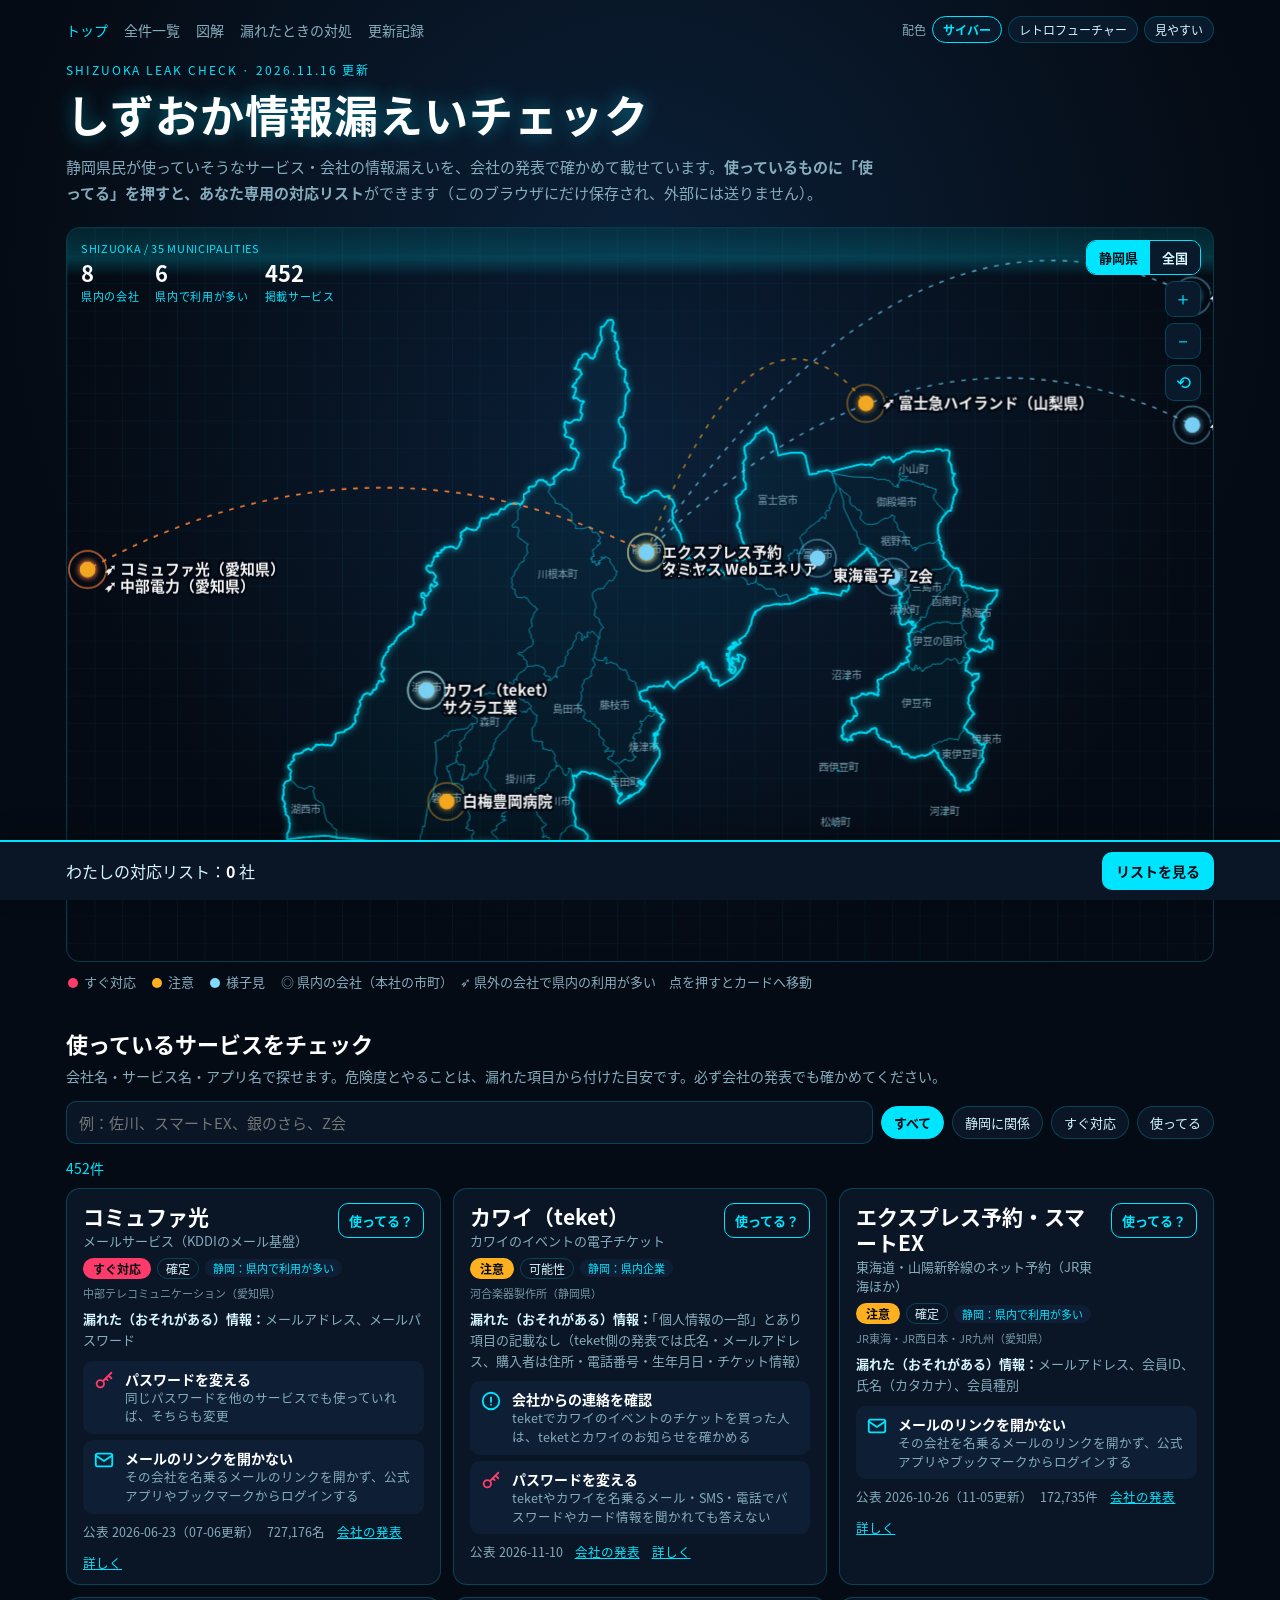
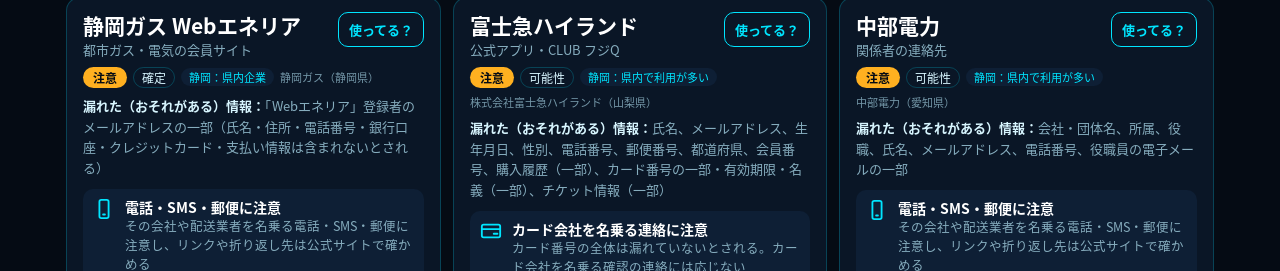
<file: map.html>
<!doctype html><html lang="ja"><head><meta charset="utf-8"><meta http-equiv="refresh" content="0; url=index.html"><link rel="canonical" href="https://gkmyt.net/apps/ileak/"><title>静岡マップはトップに移りました</title></head><body><p>静岡マップはトップページに移りました。<a href="index.html">しずおか情報漏えいチェック</a></p></body></html>
</file>
